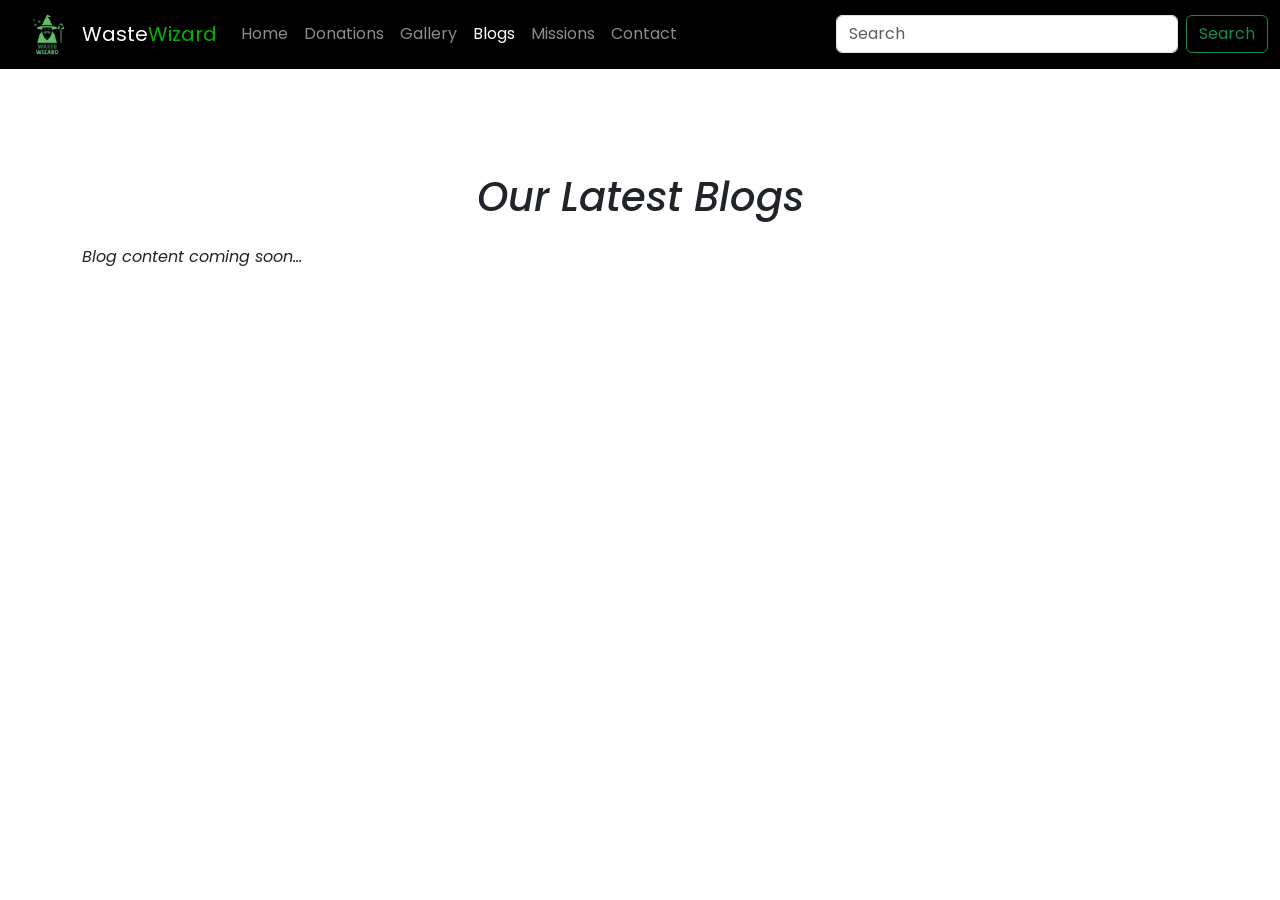
<file: blogs.html>
<!DOCTYPE html>
<html lang="en">

<head>
  <meta charset="UTF-8">
  <meta name="viewport" content="width=device-width, initial-scale=1.0">
  <!-- Name of Website : Waste Wizard -->
  <title>Waste Wizard (Blogs)</title>
  <!-- Logo of our Website (Waste Management System) FAVICON -->
  <link rel="icon" href="./assets/Logo.png">
  <!-- Adding CSS Code file Externally -->
  <link rel="stylesheet" href="./styles.css">
  <!-- Adding Bootstrap -->
  <link href="https://cdn.jsdelivr.net/npm/bootstrap@5.3.2/dist/css/bootstrap.min.css" rel="stylesheet"
    integrity="sha384-T3c6CoIi6uLrA9TneNEoa7RxnatzjcDSCmG1MXxSR1GAsXEV/Dwwykc2MPK8M2HN" crossorigin="anonymous">
  <!-- Adding JS Script of BootStrap for Working -->
  <!-- Add between Head end and Body Start -->
  <script src="https://cdn.jsdelivr.net/npm/bootstrap@5.3.1/dist/js/bootstrap.bundle.min.js"
    integrity="sha384-HwwvtgBNo3bZJJLYd8oVXjrBZt8cqVSpeBNS5n7C8IVInixGAoxmnlMuBnhbgrkm"
    crossorigin="anonymous"></script>
</head>

<body>
  <!-- NAVBAR using Bootstrap-->
  <nav class="navbar navbar-expand-md navbar-dark fixed-top bg">
    <div class="container-fluid">
      <!-- Logo -->
      <img src="./assets/Logo.png" width="70px" alt="logo">
      <!-- Name of WebSite (Link) -->
      <a class="navbar-brand" href="./index.html">Waste<span class="logo-text2">Wizard</span></a>
      <!-- NAVBAR Config -->
      <button class="navbar-toggler" type="button" data-bs-toggle="collapse" data-bs-target="#navbarCollapse"
        aria-controls="navbarCollapse" aria-expanded="false" aria-label="Toggle navigation">
        <span class="navbar-toggler-icon"></span>
      </button>

      <div class="collapse navbar-collapse" id="navbarCollapse">
        <ul class="navbar-nav me-auto mb-2 mb-md-0">
          <!-- HOME -->
          <li class="nav-item">
            <a class="nav-link" aria-current="page" href="./index.html">Home</a>
          </li>
          <!-- DONATIONS -->
          <li class="nav-item">
            <a class="nav-link" href="./donations.html">Donations</a>
          </li>
          <!-- GALLERY -->
          <li class="nav-item">
            <a class="nav-link" href="./gallery.html">Gallery</a>
          </li>
          <!-- BLOGS -->
          <li class="nav-item">
            <a class="nav-link active" href="./blogs.html">Blogs</a>
          </li>
          <!-- MISSIONS-->
          <li class="nav-item">
            <a class="nav-link" href="./missions.html">Missions</a>
          </li>
          <!-- CONTACT-->
          <li class="nav-item">
            <a class="nav-link" href="./contact.html">Contact</a>
          </li>
        </ul>
        <form class="d-flex" role="search">
          <input class="form-control me-2" type="search" placeholder="Search" aria-label="Search">
          <button class="btn btn-outline-success search" type="submit">Search</button>
        </form>
      </div>
    </div>
  </nav>

  <!-- Motto (Bar below NavBar)-->
  <div class="navbar2">
    <div class="motto">
      <h2 class="motto1"><i>"Unveiling the Magic of Waste: <span class="motto2"><i>Where Wizards Work Wonders for a
              Cleaner Planet."</i></span></h2>
    </div>
  </div>

  <!-- Main Content Section -->
  <main class="container mt-5 pt-5">
    <h1 class="text-center mb-4">Our Latest Blogs</h1>
    <div class="row">
      <!-- Add your blog content here -->
      <div class="col-md-12">
        <p>Blog content coming soon...</p>
      </div>
    </div>
  </main>

  <!-- Including jQuery (JS Library)-->
  <script src="https://ajax.googleapis.com/ajax/libs/jquery/3.7.1/jquery.min.js"></script>
  <!-- Including Javascript Code file Externally -->
  <script src="./script.js"></script>
</body>
</html>
</file>
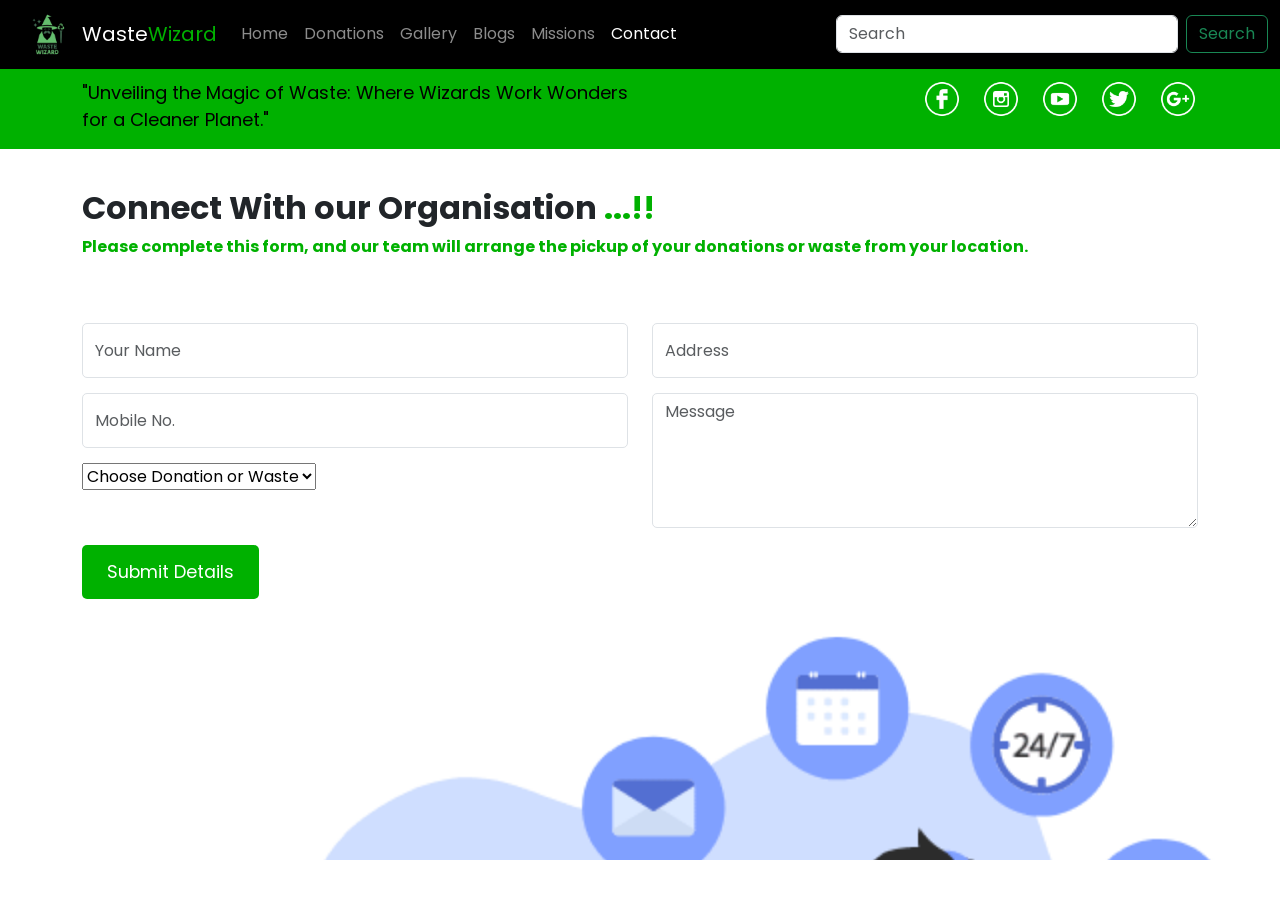
<file: contact.html>
<!DOCTYPE html>
<html lang="en">

<head>
  <meta charset="UTF-8">
  <meta name="viewport" content="width=device-width, initial-scale=1.0">
  <!-- Name of Website : Waste Wizard -->
  <title>Waste Wizard (Contact Us)</title>
  <!-- Logo of our Website (Waste Management System) FAVICON -->
  <link rel="icon" href="./assets/Logo.png">
  <!-- Adding CSS Code file Externally -->
  <link rel="stylesheet" href="./styles.css">
  <!-- Adding Bootstrap -->
  <link href="https://cdn.jsdelivr.net/npm/bootstrap@5.3.2/dist/css/bootstrap.min.css" rel="stylesheet"
    integrity="sha384-T3c6CoIi6uLrA9TneNEoa7RxnatzjcDSCmG1MXxSR1GAsXEV/Dwwykc2MPK8M2HN" crossorigin="anonymous">
  <!-- Adding JS Script of BootStrap for Working -->
  <!-- Add between Head end and Body Start -->
  <script src="https://cdn.jsdelivr.net/npm/bootstrap@5.3.1/dist/js/bootstrap.bundle.min.js"
    integrity="sha384-HwwvtgBNo3bZJJLYd8oVXjrBZt8cqVSpeBNS5n7C8IVInixGAoxmnlMuBnhbgrkm"
    crossorigin="anonymous"></script>
</head>

<body>
  <!-- NAVBAR using Bootstrap-->
  <nav class="navbar navbar-expand-md navbar-dark fixed-top bg">
    <div class="container-fluid">
      <!-- Logo -->
      <img src="./assets/Logo.png" width="70px" alt="logo">
      <!-- Name of WebSite (Link) -->
      <a class="navbar-brand" href="./index.html">Waste<span class="logo-text2">Wizard</span></a>
      <!-- NAVBAR Config -->
      <button class="navbar-toggler" type="button" data-bs-toggle="collapse" data-bs-target="#navbarCollapse"
        aria-controls="navbarCollapse" aria-expanded="false" aria-label="Toggle navigation">
        <span class="navbar-toggler-icon"></span>
      </button>

      <div class="collapse navbar-collapse" id="navbarCollapse">
        <ul class="navbar-nav me-auto mb-2 mb-md-0">
          <!-- HOME -->
          <li class="nav-item">
            <a class="nav-link" aria-current="page" href="./index.html">Home</a>
          </li>
          <!-- DONATIONS -->
          <li class="nav-item">
            <a class="nav-link" href="./donations.html">Donations</a>
          </li>
          <!-- GALLERY -->
          <li class="nav-item">
            <a class="nav-link" href="./gallery.html">Gallery</a>
          </li>
          <!-- BLOGS -->
          <li class="nav-item">
            <a class="nav-link" href="./blogs.html">Blogs</a>
          </li>
          <!-- MISSIONS-->
          <li class="nav-item">
            <a class="nav-link" href="./missions.html">Missions</a>
          </li>
          <!-- CONTACT-->
          <li class="nav-item">
            <a class="nav-link active" href="./contact.html">Contact</a>
          </li>
        </ul>
        <form class="d-flex" role="search">
          <input class="form-control me-2" type="search" placeholder="Search" aria-label="Search">
          <button class="btn btn-outline-success search" type="submit">Search</button>
        </form>
      </div>
    </div>
  </nav>
<!-- --------------------------------------------------------------------------------------------------------------------- -->
  <!-- NAVBAR2 -->
  <div class="cont-sec">
    <div class="container">
      <div class="row">
        <div class="col-lg-6">
          <p>"Unveiling the Magic of Waste: Where Wizards Work Wonders for a Cleaner Planet."</p>
        </div>
        <div class="col-lg-6">
          <div class="social">
            <a href="https://www.facebook.com/"><img src="./assets/facebook.png" alt="facebook"></a>
            <a href="https://www.instagram.com/"><img src="./assets/instagram.png" alt="instagram"></a>
            <a href="https://www.youtube.com/"><img src="./assets/youtube.png" alt="youtube"></a>
            <a href="https://twitter.com/?lang=en-in"><img src="./assets/twitter.png" alt="twitter"></a>
            <a href="https://mail.google.com/mail/u/0/?ogbl"><img src="./assets/google.png" alt="gmail"></a>
          </div>
        </div>
      </div>
    </div>
  </div>
<!-- --------------------------------------------------------------------------------------------------------------------- -->
  <!-- CONTACT US -->
  <section class="contact-section" id="contact">
    <div class="container">
      <div class="heading">
        <h2>Connect With our Organisation <span>...!!</span>
        </h2>
        <p>
        Please complete this form, and our team will arrange the pickup of your donations or waste from your location.</p>
      </div>
      <div class="row">
        <div class="col-lg-12 mt-5">
          <form class="contact-form">
            <div class="row">
              <div class="col-lg-12">
                <div class="row">
                  <div class="col-lg-6">
                    <div class="col-lg-12">
                      <div class="form-group">
                        <input type="text" class="form-control" placeholder="Your Name">
                      </div>
                    </div>
                    <div class="col-lg-12">
                      <div class="form-group">
                        <input type="text" class="form-control" placeholder="Mobile No.">
                      </div>
                    </div>
                    <div class="col-lg-12">
                      <div class="form-group">
                        <select name="donation" id="donation">
                          <option value="">Choose Donation or Waste</option>
                          <option value="food">Food & Eatables</option>
                          <option value="clothes">Clothes</option>
                          <option value="footware">Footware</option>
                          <option value="books">Stationary & Books</option>
                          <option value="fund">Money or Fund</option>
                          <option value="gadget">Gadgets</option>
                          <option value="others">Others</option>
                        </select>
                      </div>
                    </div>

                  </div>
                  <div class="col-lg-6">
                    <div class="form-group">
                      <input type="text" class="form-control" placeholder="Address">
                    </div>
                    <div class="form-group">
                      <textarea class="form-control" name="text" id="" cols="90" rows="1"
                        placeholder="Message"></textarea>
                    </div>
                  </div>
                  <div class="col-md-12 mt-3">
                    <a href="./index.html" class="btn1 mt-5">Submit Details</a>
                  </div>
                </div>
              </div>
            </div>
          </form>
        </div>
      </div>
    </div>
  </section>

</body>

<!-- Including jQuery (JS Library)-->
<script src="https://ajax.googleapis.com/ajax/libs/jquery/3.7.1/jquery.min.js"></script>
<!-- Including Javascript Code file Externally -->
<script src="./script.js"></script>

</html>
</file>
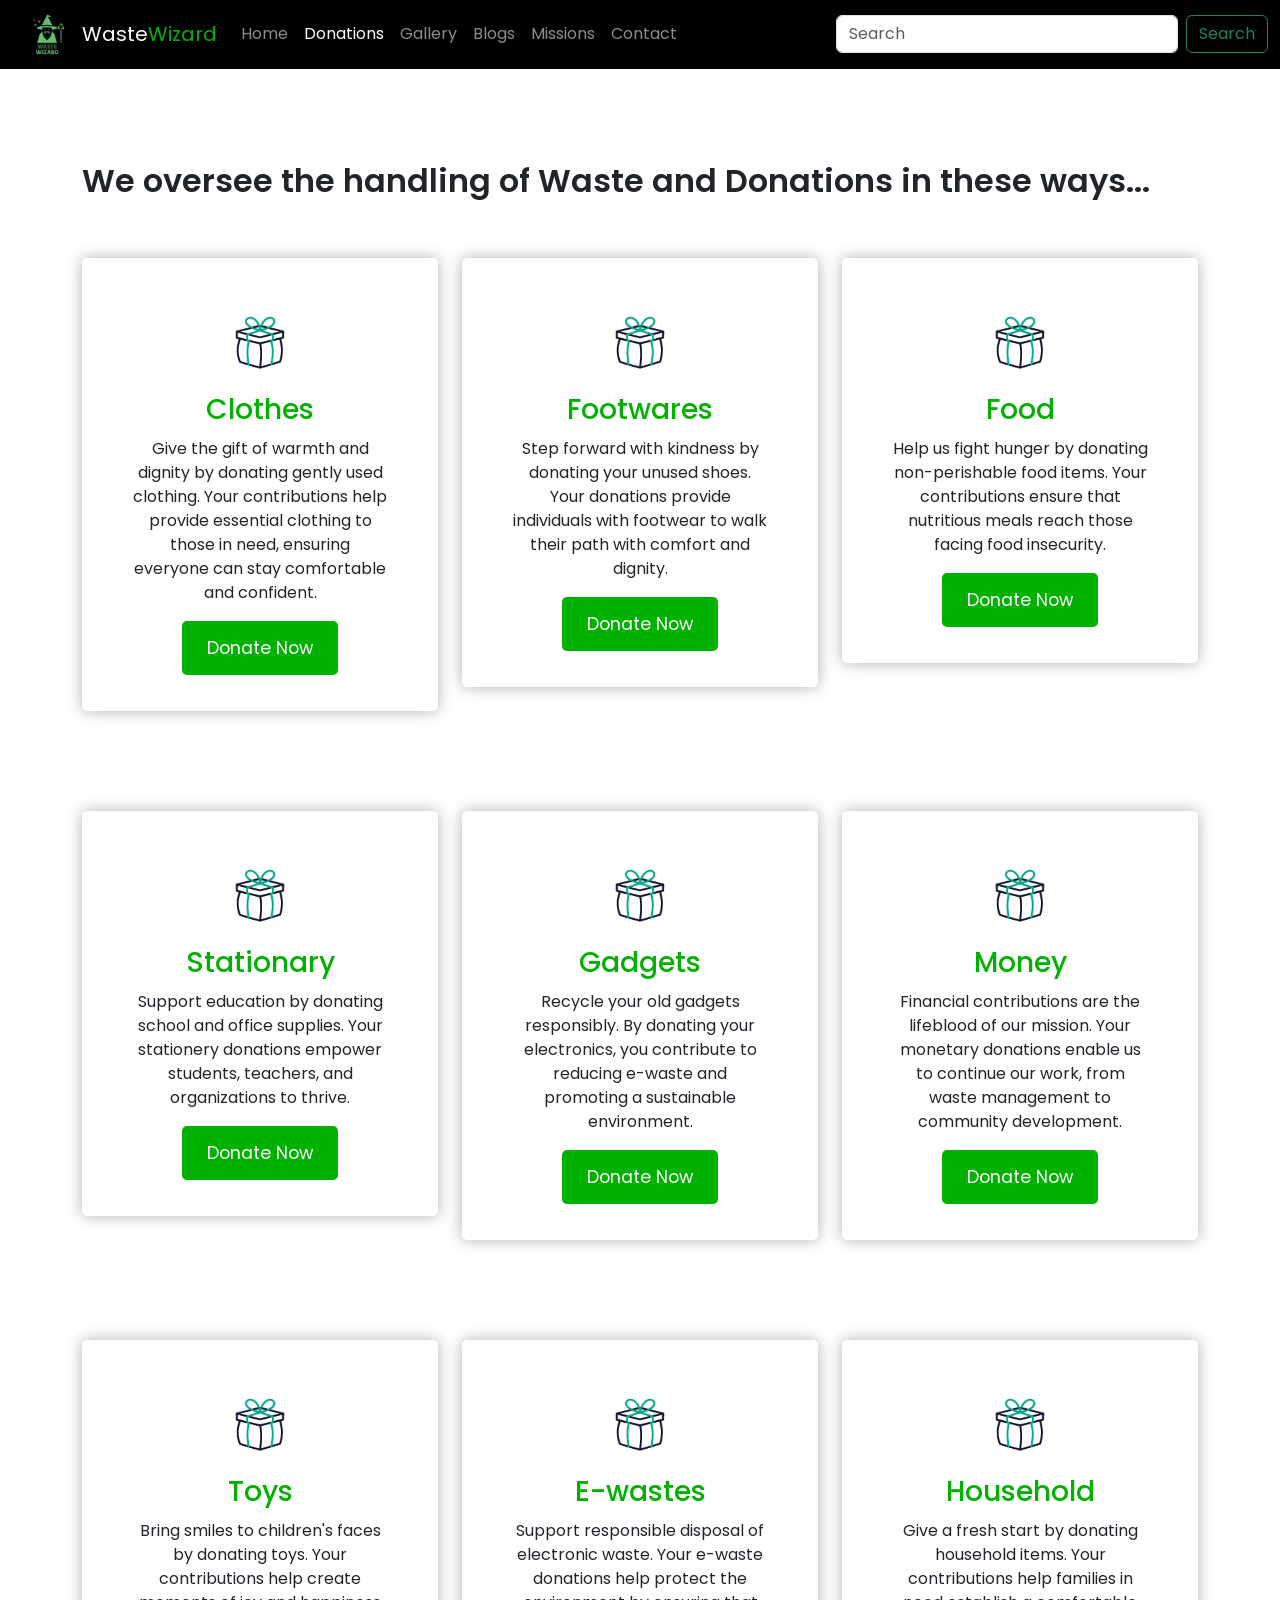
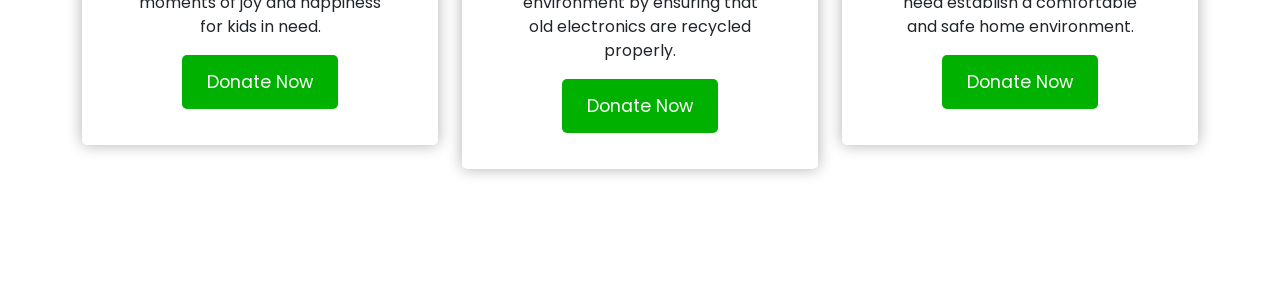
<file: donations.html>
<!DOCTYPE html>
<html lang="en">

<head>
  <meta charset="UTF-8">
  <meta name="viewport" content="width=device-width, initial-scale=1.0">
  <!-- Name of Website : Waste Wizard -->
  <title>Waste Wizard (Donations)</title>
  <!-- Logo of our Website (Waste Management System) FAVICON -->
  <link rel="icon" href="./assets/Logo.png">
  <!-- Adding CSS Code file Externally -->
  <link rel="stylesheet" href="./styles.css">
  <!-- Adding Bootstrap -->
  <link href="https://cdn.jsdelivr.net/npm/bootstrap@5.3.2/dist/css/bootstrap.min.css" rel="stylesheet"
    integrity="sha384-T3c6CoIi6uLrA9TneNEoa7RxnatzjcDSCmG1MXxSR1GAsXEV/Dwwykc2MPK8M2HN" crossorigin="anonymous">
  <!-- Adding JS Script of BootStrap for Working -->
  <!-- Add between Head end and Body Start -->
  <script src="https://cdn.jsdelivr.net/npm/bootstrap@5.3.1/dist/js/bootstrap.bundle.min.js"
    integrity="sha384-HwwvtgBNo3bZJJLYd8oVXjrBZt8cqVSpeBNS5n7C8IVInixGAoxmnlMuBnhbgrkm"
    crossorigin="anonymous"></script>
</head>

<body>
  <!-- NAVBAR using Bootstrap-->
  <nav class="navbar navbar-expand-md navbar-dark fixed-top bg">
    <div class="container-fluid">
      <!-- Logo -->
      <img src="./assets/Logo.png" width="70px" alt="logo">
      <!-- Name of WebSite (Link) -->
      <a class="navbar-brand" href="./index.html">Waste<span class="logo-text2">Wizard</span></a>
      <!-- NAVBAR Config -->
      <button class="navbar-toggler" type="button" data-bs-toggle="collapse" data-bs-target="#navbarCollapse"
        aria-controls="navbarCollapse" aria-expanded="false" aria-label="Toggle navigation">
        <span class="navbar-toggler-icon"></span>
      </button>

      <div class="collapse navbar-collapse" id="navbarCollapse">
        <ul class="navbar-nav me-auto mb-2 mb-md-0">
          <!-- HOME -->
          <li class="nav-item">
            <a class="nav-link" aria-current="page" href="./index.html">Home</a>
          </li>
          <!-- DONATIONS -->
          <li class="nav-item">
            <a class="nav-link active" href="./donations.html">Donations</a>
          </li>
          <!-- GALLERY -->
          <li class="nav-item">
            <a class="nav-link" href="./gallery.html">Gallery</a>
          </li>
          <!-- BLOGS -->
          <li class="nav-item">
            <a class="nav-link" href="./blogs.html">Blogs</a>
          </li>
          <!-- MISSIONS-->
          <li class="nav-item">
            <a class="nav-link" href="./missions.html">Missions</a>
          </li>
          <!-- CONTACT-->
          <li class="nav-item">
            <a class="nav-link" href="./contact.html">Contact</a>
          </li>
        </ul>
        <form class="d-flex" role="search">
          <input class="form-control me-2" type="search" placeholder="Search" aria-label="Search">
          <button class="btn btn-outline-success search" type="submit">Search</button>
        </form>
      </div>
    </div>
  </nav>

  <!-- Motto (Bar below NavBar)-->
  <div class="navbar2">
    <div class="motto">
      <h2 class="motto1"><i>"Unveiling the Magic of Waste: <span class="motto2"><i>Where Wizards Work Wonders for a
              Cleaner Planet."</i></span></h2>
    </div>
  </div>

  <!-- DONATION -->
  <section class="don-sec" id="donation">
    <div class="container">
      <div class="heading">
        <h2>We oversee the handling of Waste and Donations in these ways...</h2>
      </div>
      <div class="row">
        <div class="col-lg-4" class="clothes">
          <div class="don-box">
            <img src="./assets/image2.gif" alt="img">
            <h3>Clothes</h3>
            <p>Give the gift of warmth and dignity by donating gently used clothing. Your contributions help provide essential clothing to those in need, ensuring everyone can stay comfortable and confident.</p>
            <a href="./contact.html" class="btn1">Donate Now</a>
          </div>
        </div>
        <div class="col-lg-4">
          <div class="don-box">
            <img src="./assets/image2.gif" alt="img">
            <h3>Footwares</h3>
            <p>Step forward with kindness by donating your unused shoes. Your donations provide individuals with footwear to walk their path with comfort and dignity.</p>
            <a href="./contact.html" class="btn1">Donate Now</a>
          </div>
        </div>
        <div class="col-lg-4">
          <div class="don-box">
            <img src="./assets/image2.gif" alt="img">
            <h3>Food</h3>
            <p>Help us fight hunger by donating non-perishable food items. Your contributions ensure that nutritious meals reach those facing food insecurity.</p>
            <a href="./contact.html" class="btn1">Donate Now</a>
          </div>
        </div>
        <div class="col-lg-4">
          <div class="don-box">
            <img src="./assets/image2.gif" alt="img">
            <h3>Stationary</h3>
            <p>Support education by donating school and office supplies. Your stationery donations empower students, teachers, and organizations to thrive.</p>
            <a href="./contact.html" class="btn1">Donate Now</a>
          </div>
        </div>
        <div class="col-lg-4">
          <div class="don-box">
            <img src="./assets/image2.gif" alt="img">
            <h3>Gadgets</h3>
            <p>Recycle your old gadgets responsibly. By donating your electronics, you contribute to reducing e-waste and promoting a sustainable environment.</p>
            <a href="./contact.html" class="btn1">Donate Now</a>
          </div>
        </div>
        <div class="col-lg-4">
          <div class="don-box">
            <img src="./assets/image2.gif" alt="img">
            <h3>Money</h3>
            <p>Financial contributions are the lifeblood of our mission. Your monetary donations enable us to continue our work, from waste management to community development.</p>
            <a href="./contact.html" class="btn1">Donate Now</a>
          </div>
        </div>
        <div class="col-lg-4">
          <div class="don-box">
            <img src="./assets/image2.gif" alt="img">
            <h3>Toys</h3>
            <p>Bring smiles to children's faces by donating toys. Your contributions help create moments of joy and happiness for kids in need.</p>
            <a href="./contact.html" class="btn1">Donate Now</a>
          </div>
        </div>
        <div class="col-lg-4">
          <div class="don-box">
            <img src="./assets/image2.gif" alt="img">
            <h3>E-wastes</h3>
            <p>Support responsible disposal of electronic waste. Your e-waste donations help protect the environment by ensuring that old electronics are recycled properly.</p>
            <a href="./contact.html" class="btn1">Donate Now</a>
          </div>
        </div>
        <div class="col-lg-4">
          <div class="don-box">
            <img src="./assets/image2.gif" alt="img">
            <h3>Household</h3>
            <p>Give a fresh start by donating household items. Your contributions help families in need establish a comfortable and safe home environment.</p>
            <a href="./contact.html" class="btn1">Donate Now</a>
          </div>
        </div>
        
      </div>
    </div>
  </section>
</body>

<!-- Including jQuery (JS Library)-->
<script src="https://ajax.googleapis.com/ajax/libs/jquery/3.7.1/jquery.min.js"></script>
<!-- Including Javascript Code file Externally -->
<script src="./script.js"></script>

</html>
</file>
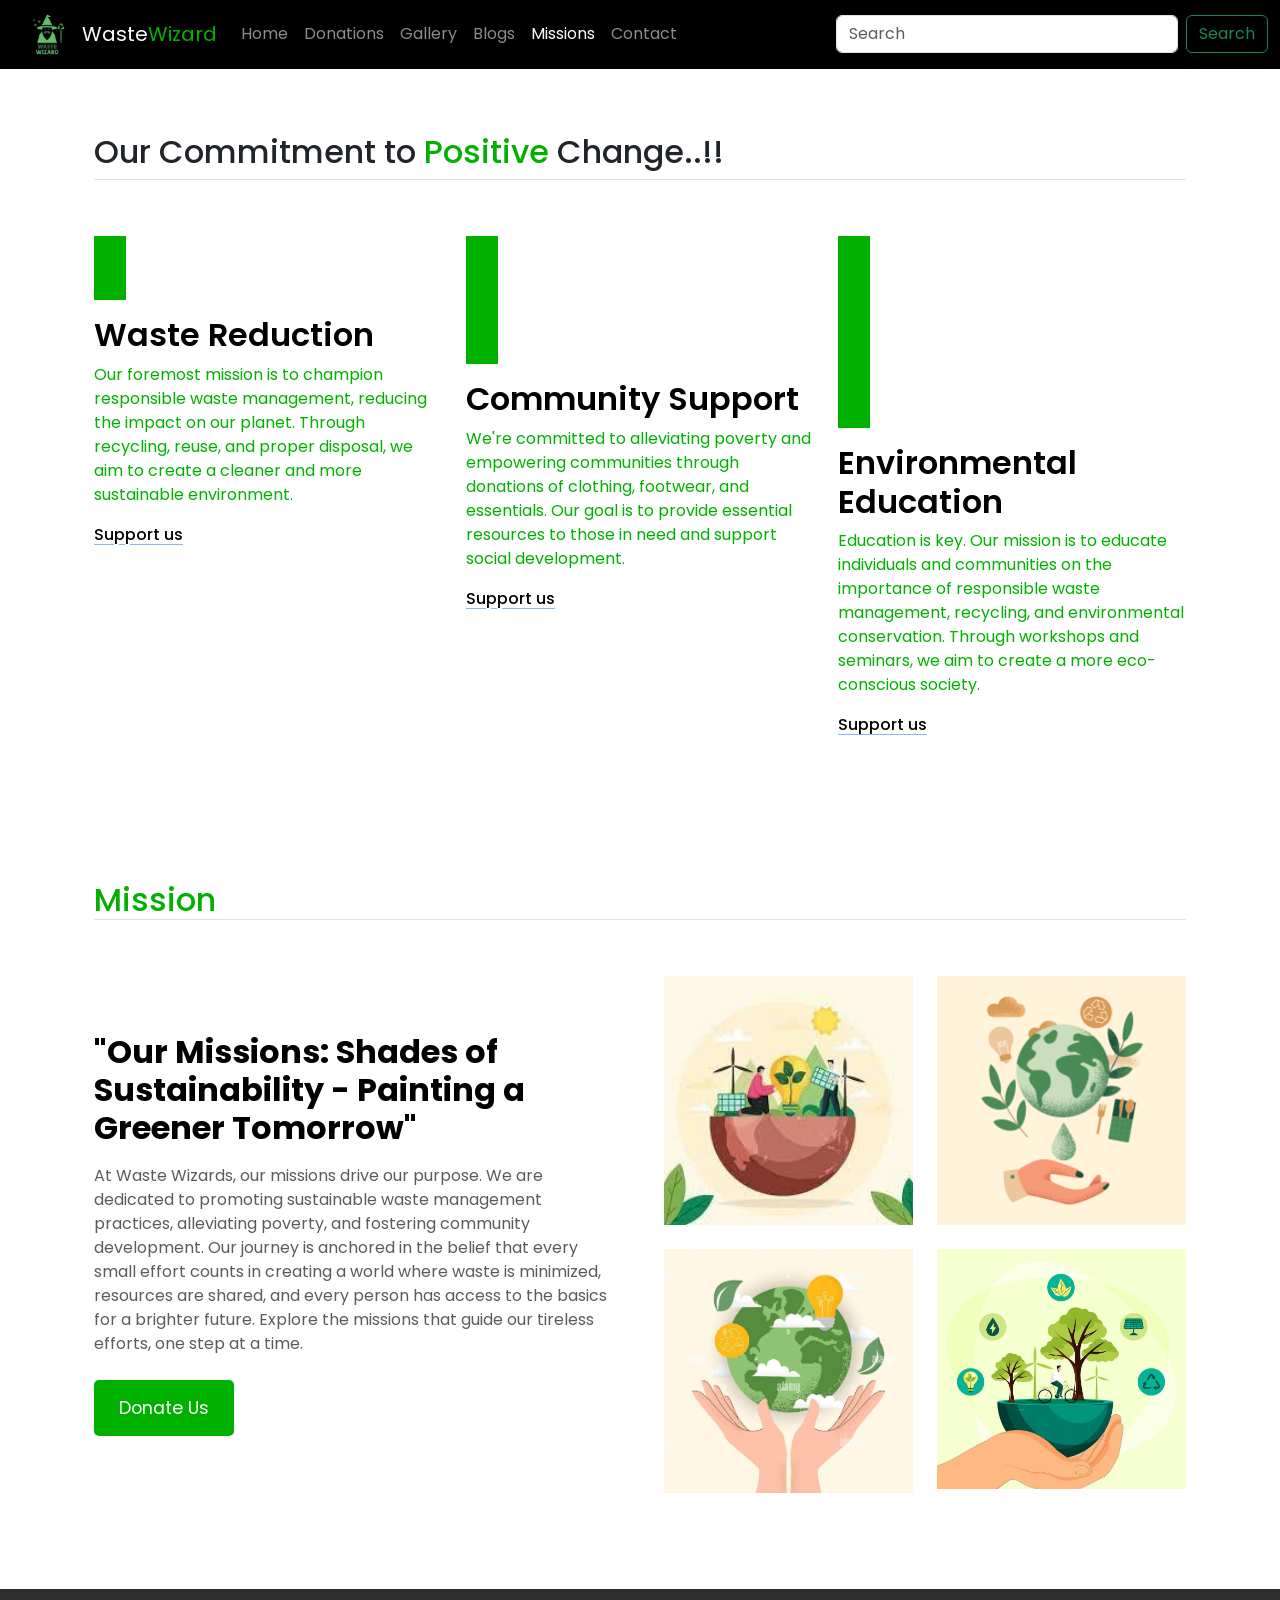
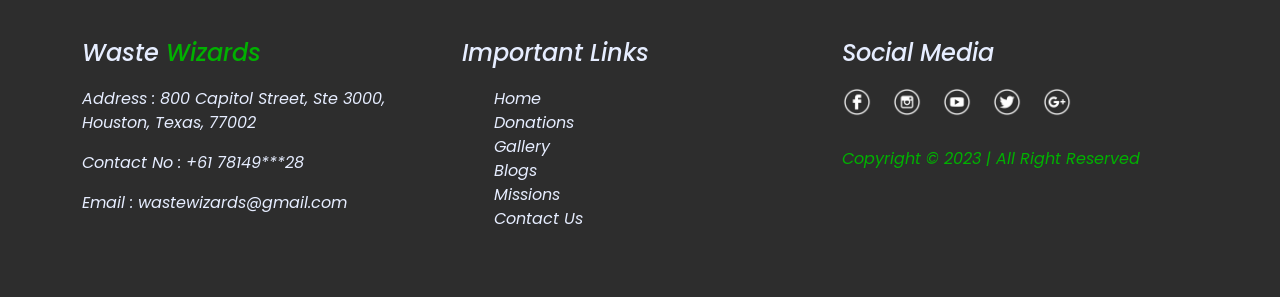
<file: missions.html>
<!DOCTYPE html>
<html lang="en">

<head>
  <meta charset="UTF-8">
  <meta name="viewport" content="width=device-width, initial-scale=1.0">
  <!-- Name of Website : Waste Wizard -->
  <title>Waste Wizard (Missions)</title>
  <!-- Logo of our Website (Waste Management System) FAVICON -->
  <link rel="icon" href="./assets/Logo.png">
  <!-- Adding CSS Code file Externally -->
  <link rel="stylesheet" href="./styles.css">
  <!-- Adding Bootstrap -->
  <link href="https://cdn.jsdelivr.net/npm/bootstrap@5.3.2/dist/css/bootstrap.min.css" rel="stylesheet"
    integrity="sha384-T3c6CoIi6uLrA9TneNEoa7RxnatzjcDSCmG1MXxSR1GAsXEV/Dwwykc2MPK8M2HN" crossorigin="anonymous">
  <!-- Adding JS Script of BootStrap for Working -->
  <!-- Add between Head end and Body Start -->
  <script src="https://cdn.jsdelivr.net/npm/bootstrap@5.3.1/dist/js/bootstrap.bundle.min.js"
    integrity="sha384-HwwvtgBNo3bZJJLYd8oVXjrBZt8cqVSpeBNS5n7C8IVInixGAoxmnlMuBnhbgrkm"
    crossorigin="anonymous"></script>
</head>

<body>
  <!-- NAVBAR using Bootstrap-->
  <nav class="navbar navbar-expand-md navbar-dark fixed-top bg">
    <div class="container-fluid">
      <!-- Logo -->
      <img src="./assets/Logo.png" width="70px" alt="logo">
      <!-- Name of WebSite (Link) -->
      <a class="navbar-brand" href="./index.html">Waste<span class="logo-text2">Wizard</span></a>
      <!-- NAVBAR Config -->
      <button class="navbar-toggler" type="button" data-bs-toggle="collapse" data-bs-target="#navbarCollapse"
        aria-controls="navbarCollapse" aria-expanded="false" aria-label="Toggle navigation">
        <span class="navbar-toggler-icon"></span>
      </button>

      <div class="collapse navbar-collapse" id="navbarCollapse">
        <ul class="navbar-nav me-auto mb-2 mb-md-0">
          <!-- HOME -->
          <li class="nav-item">
            <a class="nav-link" aria-current="page" href="./index.html">Home</a>
          </li>
          <!-- DONATIONS -->
          <li class="nav-item">
            <a class="nav-link" href="./donations.html">Donations</a>
          </li>
          <!-- GALLERY -->
          <li class="nav-item">
            <a class="nav-link" href="./gallery.html">Gallery</a>
          </li>
          <!-- BLOGS -->
          <li class="nav-item">
            <a class="nav-link" href="./blogs.html">Blogs</a>
          </li>
          <!-- MISSIONS-->
          <li class="nav-item">
            <a class="nav-link active" href="./missions.html">Missions</a>
          </li>
          <!-- CONTACT-->
          <li class="nav-item">
            <a class="nav-link" href="./contact.html">Contact</a>
          </li>
        </ul>
        <form class="d-flex" role="search">
          <input class="form-control me-2" type="search" placeholder="Search" aria-label="Search">
          <button class="btn btn-outline-success search" type="submit">Search</button>
        </form>
      </div>
    </div>
  </nav>

  <!-- Motto (Bar below NavBar)-->
  <div class="navbar2">
    <div class="motto">
      <h2 class="motto1"><i>"Unveiling the Magic of Waste: <span class="motto2"><i>Where Wizards Work Wonders for a
              Cleaner Planet."</i></span></h2>
    </div>
  </div>

  <!-- MISSIONS -->
  <div class="container px-4 py-5" id="featured-3">
    <h2 class="pb-2 border-bottom" style="font-style: normal;">Our Commitment to <span>Positive </span>Change..!!</h2>
    <div class="row g-4 py-5 row-cols-1 row-cols-lg-3">
      <div class="feature col">
        <div class="d-inline-flex align-items-center justify-content-center text-bg-primary bg1 fs-2 mb-3">
          <svg class="bi" width="1em" height="2em"><use xlink:href="#collection"></use></svg>
        </div>
        <h3 class="fs-2 text-body-emphasis">Waste Reduction</h3>
        <p>Our foremost mission is to champion responsible waste management, reducing the impact on our planet. Through recycling, reuse, and proper disposal, we aim to create a cleaner and more sustainable environment.</p>
        <a href="./donations.html" class="icon-link">
          Support us
          <svg class="bi"><use xlink:href="#chevron-right"></use></svg>
        </a>
      </div>
      <div class="feature col">
        <div class="feature-icon d-inline-flex align-items-center justify-content-center text-bg-primary bg1 fs-2 mb-3">
          <svg class="bi" width="1em" height="4em"><use xlink:href="#people-circle"></use></svg>
        </div>
        <h3 class="fs-2 text-body-emphasis">Community Support</h3>
        <p>We're committed to alleviating poverty and empowering communities through donations of clothing, footwear, and essentials. Our goal is to provide essential resources to those in need and support social development.</p>
        <a href="./donations.html" class="icon-link">
          Support us
          <svg class="bi"><use xlink:href="#chevron-right"></use></svg>
        </a>
      </div>
      <div class="feature col">
        <div class="feature-icon d-inline-flex align-items-center justify-content-center text-bg-primary bg1 fs-2 mb-3">
          <svg class="bi" width="1em" height="6em"><use xlink:href="#toggles2"></use></svg>
        </div>
        <h3 class="fs-2 text-body-emphasis"> Environmental Education</h3>
        <p>Education is key. Our mission is to educate individuals and communities on the importance of responsible waste management, recycling, and environmental conservation. Through workshops and seminars, we aim to create a more eco-conscious society.</p>
        <a href="./donations.html" class="icon-link">
          Support us
          <svg class="bi"><use xlink:href="#chevron-right"></use></svg>
        </a>
      </div>
    </div>
  </div>


  <div class="container px-4 py-5">
    <h2 class="border-bottom" style="font-style: normal; color: rgb(0, 177, 0); font-weight: 500;">Mission</h2>

    <div class="row row-cols-1 row-cols-md-2 align-items-md-center g-5 py-5">
      <div class="col d-flex flex-column align-items-start gap-2">
        <h2 class="fw-bold text-body-emphasis" style="font-style: normal;">"Our Missions: Shades of Sustainability - Painting a Greener Tomorrow"</h2>
        <p class="text-body-secondary" style="font-style: normal;">At Waste Wizards, our missions drive our purpose. We are dedicated to promoting sustainable waste management practices, alleviating poverty, and fostering community development. Our journey is anchored in the belief that every small effort counts in creating a world where waste is minimized, resources are shared, and every person has access to the basics for a brighter future. Explore the missions that guide our tireless efforts, one step at a time.</p>
        <a href="./donations.html" class="btn1" style="font-style: normal;">Donate Us</a>
      </div>

      <div class="col">
        <div class="row row-cols-1 row-cols-sm-2 g-4">
          <!-- Image1 -->
          <div class="col d-flex flex-column gap-2">
            <img src="./assets/i1.jpg" alt="">
          </div>
          <!-- Image2 -->
          <div class="col d-flex flex-column gap-2">
            <img src="./assets/i2.jpg" alt="">
          </div>
          <!-- Image3 -->
          <div class="col d-flex flex-column gap-2">
            <img src="./assets/i3.jpg" alt="">
          </div>
          <!-- Image4 -->
          <div class="col d-flex flex-column gap-2">
            <img src="./assets/i4.jpg" alt="">
          </div>
        </div>
      </div>
    </div>
  </div>

  <!-- --------------------------------------------------------------------------------------------------------------------- -->
  <!-- FOOTER -->
  <footer>
    <div class="container">
      <div class="row">

        <div class="col-lg-4">
          <div class="col-one">
            <h4>Waste <span>Wizards</span></h4>
            <p>Address : 800 Capitol Street, Ste 3000, Houston, Texas, 77002 </p>
            <p>Contact No : <a href="tel: +91 98659****59">+61 78149***28</a></p>
            <p>Email : <a href="mailto:wastewizards@gmail.com">wastewizards@gmail.com</a></p>
          </div>
        </div>
        <div class="col-lg-4">
          <div class="col-two">
            <h4>Important Links</h4>
            <ul>
              <li><a href="./index.html">Home</a></li>
              <li><a href="./donations.html">Donations</a></li>
              <li><a href="./gallery.html">Gallery</a></li>
              <li><a href="./blogs.html">Blogs</a></li>
              <li><a href="./missions.html">Missions</a></li>
              <li><a href="./contact.html">Contact Us</a></li>
            </ul>
          </div>
        </div>
        <div class="col-lg-4">
          <div class="col-one">
            <h4>Social Media</h4>
            <div class="social">
              <a href="https://www.facebook.com/"><img src="./assets/facebook.png" alt="facebook"></a>
              <a href="https://www.instagram.com/"><img src="./assets/instagram.png" alt="instagram"></a>
              <a href="https://www.youtube.com/"><img src="./assets/youtube.png" alt="youtube"></a>
              <a href="https://twitter.com/?lang=en-in"><img src="./assets/twitter.png" alt="twitter"></a>
              <a href="https://mail.google.com/mail/u/0/?ogbl"><img src="./assets/google.png" alt="gmail"></a>
            </div>
          </div>
          <p class="foot">Copyright &copy; 2023 | All Right Reserved</p>
        </div>
      </div>
    </div>
  </footer>


  
</body>

<!-- Including jQuery (JS Library)-->
<script src="https://ajax.googleapis.com/ajax/libs/jquery/3.7.1/jquery.min.js"></script>
<!-- Including Javascript Code file Externally -->
<script src="./script.js"></script>

</html>
</file>
<file: styles.css>
@import url('https://fonts.googleapis.com/css2?family=Poppins:wght@100;200;300;400;500;600;700&display=swap');

/* Background */
.bg {
    background-color: rgb(0, 0, 0);
}

/* NavBar1 using BootStrap*/
.logo {
    display: flex;
}

.logo-text1 {
    color: aliceblue;
    font-size: 2rem;
    font-weight: 400;
    padding-top: 10px;
}

.logo-text2 {
    color: rgb(0, 177, 0);
    font-weight: 400;
}

.search {
    background-color: rgb(0, 177, 0);
}


/* Whole Page basic config */
html, body {
    background-color: rgb(255, 255, 255);
}

* {
    margin: 0;
    padding: 0;
    box-sizing: border-box;
    font-family: 'Poppins', sans-serif;
    scroll-behavior: smooth;
}

body {
    margin: 0;
}

/* Navbar2 & Call to Action Buttons */
.btn1 {
    font-size: 1.1rem;
    font-weight: 400;
    background-color: rgb(0, 177, 0);
    color: #fff;
    padding: 15px 25px;
    border-radius: 5px;
    text-decoration: none !important;
    transition: all 0.5s;
}

.btn1:hover {
    background-color: #ffffff;
    color:  rgb(0, 177, 0);
}

.cont-sec .col-lg-6 p {
    padding-top: 12px;
    font-size: large;
    color: #000000;
}

.cont-sec {
    background-color:  rgb(0, 177, 0);
    width: 100%;
    margin-top: 67px;
}

.cont-sec .social {
    text-align: right;
}

.cont-sec .social a img {
    padding-top: 12px;
    padding-bottom: 5px;
    width: 40px;
    margin-left: 15px;
}

.cont-sec .social a img:hover {
    width: 50px;
    transition: all 0.5s;
    transition-duration: 1s;
}
/* ----------------------------------------------------------------------------------------------------- */
/* Home Page*/
.home-sec {
    height: 79vh;
    background-color:  rgba(187,222,232,255);
}

.home-sec .home-content {
    align-items: center;
    padding-top: 30px;
}

.home-sec .home-content h1 {
    padding-top: 50px;
    font-size: 2.7rem;
    font-weight: 600;
    padding-bottom: 30px;
}

.home-sec .home-content h2 span {
    color: rgb(0, 177, 0);
}

.home-sec .home-content h1 span {
    color:  rgb(0, 177, 0);
}

.home-sec .home-content h2 {
    font-size: 1.5rem;
    font-weight: 500;
    padding-bottom: 30px;
}

.home-sec .home-content p {
    font-size: 1.0rem;
    margin-bottom: 40px;
}

.home-sec .img-sec {
    display: flex;
    justify-content: center;
}

.home-sec .img-sec img {
    width: 500px;
    border-top-left-radius: 20%;
    border-top-right-radius: 50%;
    border-bottom-left-radius: 20%;
    border-bottom-right-radius: 20%;
}

.home-sec .home-content {
    align-items: center;
}
/* ----------------------------------------------------------------------------------------------------- */
/* About Us (HomePage)*/
.about-sec {
    padding: 50px 0;
    display: flex;
    gap: 70px;
    background-color: rgba(0, 177, 0, 0);
}

.about-sec img {
    width: 400px;
    margin-right: 20px;
}

.about-sec .about-img img {
    padding-top: 90px;
    height: 550px;
    width: 600px;
}

.about-sec p {
    font-size: 1rem;
    margin-left: 160px;
    padding-top: 10px;
}

.about-sec h2 {
    font-size: 2.5rem;
    padding-bottom: 10px;
    font-weight: bold;
}

.about-sec h2 span {
    color: rgb(0, 177, 0);
}

.about-sec p span {
    color: rgb(0, 177, 0);
    font-style: italic;
}
/* ----------------------------------------------------------------------------------------------------- */
/* Footer */
footer {
    background-color: rgb(45, 45, 45);
    color: #e6edff;
    padding: 50px 0;
}

footer h4 {
    margin-bottom: 20px;
}

footer h4 span {
    margin-bottom: 20px;
    color: rgb(0, 177, 0);
}

footer p a {
    text-decoration: none;
    color: #e6edff;
}

footer p a:hover {
    text-decoration: none;
    color: rgb(0, 177, 0);
}


footer .col-two ul li {
    list-style: none;
}

footer .col-two ul li a {
    color: #e6edff;
    text-decoration: none;
    transition: all 0.5s;
}

footer .col-two ul li a:hover {
    margin-left: 5px;
    color: rgb(0, 177, 0);
}

footer .social {
    margin-bottom: 30px;
}

footer .social a img {
    width: 30px;
    margin-right: 15px;
}

footer .social a img:hover{
    transition: all 0.5s;
    width: 40px;
}

.foot {
    color: rgb(0, 177, 0);
}
/* ----------------------------------------------------------------------------------------------------- */
/* Donation Section */
.don-sec {
    background-color: #ffffff;
    padding: 65px 0;
    margin-top: 20px;
}

.don-sec .don-box {
    margin: 50px 0;
    background-color: #fff;
    padding: 50px;
    text-align: center;
    border-radius: 5px;
    box-shadow: 0 0 15px #b4afaf;
    font-style: normal;
    transition: all 1s;
}

.don-sec .don-box img {
    width: 70px;
    transition: all 1s;
}

.don-sec .don-box h3 {
    margin: 15px 0 10px;
    color: rgb(0, 177, 0);
}

.don-sec .don-box p {
    margin-bottom: 30px;
}

.don-sec .don-box:hover img {
    transform: scale(1.1);
}

#donation h2 {
    font-style: normal;
    font-weight: 600;
}
/* ----------------------------------------------------------------------------------------------------- */
/* Gallery Section */
header {
    padding: 20px;
    background-color: rgb(0, 177, 0);
    font-style: normal;
}

.row .col-sm-4 h4 {
    color: rgb(0, 177, 0);
}

.row .col-sm-8 h4 {
    color: rgb(0, 177, 0);
}

.row .col-sm-4 a:hover {
    margin-left: 8px;
}

.main h1 {
    font-weight: 600;
    font-style: normal;
}

.main span {
    font-weight: 600;
    font-style: normal;
    color: rgb(0, 177, 0);
}

.main .txt {
    font-weight: 300;
    font-style: normal;
}

.main .button {
    margin-top: 50px;
    font-style: normal;    
}

footer .container .f-link {
    font-style: italic;
    font-weight: 600;
}

footer .container .mb-1 {
    font-style: normal;
    color: #fff;
    font-weight: 100;
}

footer .container .mb-1 span {
    font-style: normal;
    font-weight: 600;
    color: rgb(0, 177, 0);
}

footer .container .mb-0 a:hover {
    font-style: italic;
    font-weight: 600;
    color: rgb(0, 177, 0);
}

footer .container .mb-0 a {
    font-style: italic;
    font-weight: 600;
    color: rgb(255, 255, 255);
}

.card-body .card-text {
    font-weight: 300;
    font-style: normal;
}
/* ----------------------------------------------------------------------------------------------------- */
/* Missions Section*/
#featured-3 .pb-2 span {
    color: rgb(0, 177, 0);
}

.feature h3 {
    font-style: normal;
    color: rgb(0, 177, 0);
    font-weight: 600;
}

.feature p {
    font-style: normal;
    color: rgb(0, 177, 0);
    font-weight: 400;
}

.feature a {
    font-style: normal;
    color: rgb(0, 0, 0);
    font-weight: 500;
}

.bg1 {
    background: linear-gradient(90deg, rgb(0, 177, 0), rgb(0, 177, 0));
}
/* ----------------------------------------------------------------------------------------------------- */
/* Contact Us */
.contact-section {
    padding: 40px 0 80px;
    height: 79vh;
}

.contact-section  {
    background-image: url(./assets/image6.gif);
    background-size: cover;
    background-position: 100px 1456px;
}

.contact-section .contact-form .form-group {
    margin-bottom: 15px;
}

.contact-section .contact-form .form-control {
    height: 55px;
    border-radius: 5px;
}

.contact-section .contact-form textarea.form-control {
    height: 135px;
    margin-bottom: 5px;
}

.contact-section .contact-form .form-control:focus {
    box-shadow:rgb(0, 177, 0);
}

#contact .heading p {
    color: rgb(0, 177, 0);
    font-size: 1.0rem;
    font-weight: bold;
}

#contact .heading h2 {
    font-weight: bold;
}

#contact .heading h2 span {
    color: rgb(0, 177, 0);
    font-weight: bold;
}
/* ----------------------------------------------------------------------------------------------------- */
/* Scroll Bar */

::-webkit-scrollbar {
    width: 5px;
}

::-webkit-scrollbar-track {
    border: 7px solid transparent;
}

::-webkit-scrollbar-thumb {
    background: #303054;
}
/* ----------------------------------------------------------------------------------------------------- */
/* BLOGS Section */
</file>
